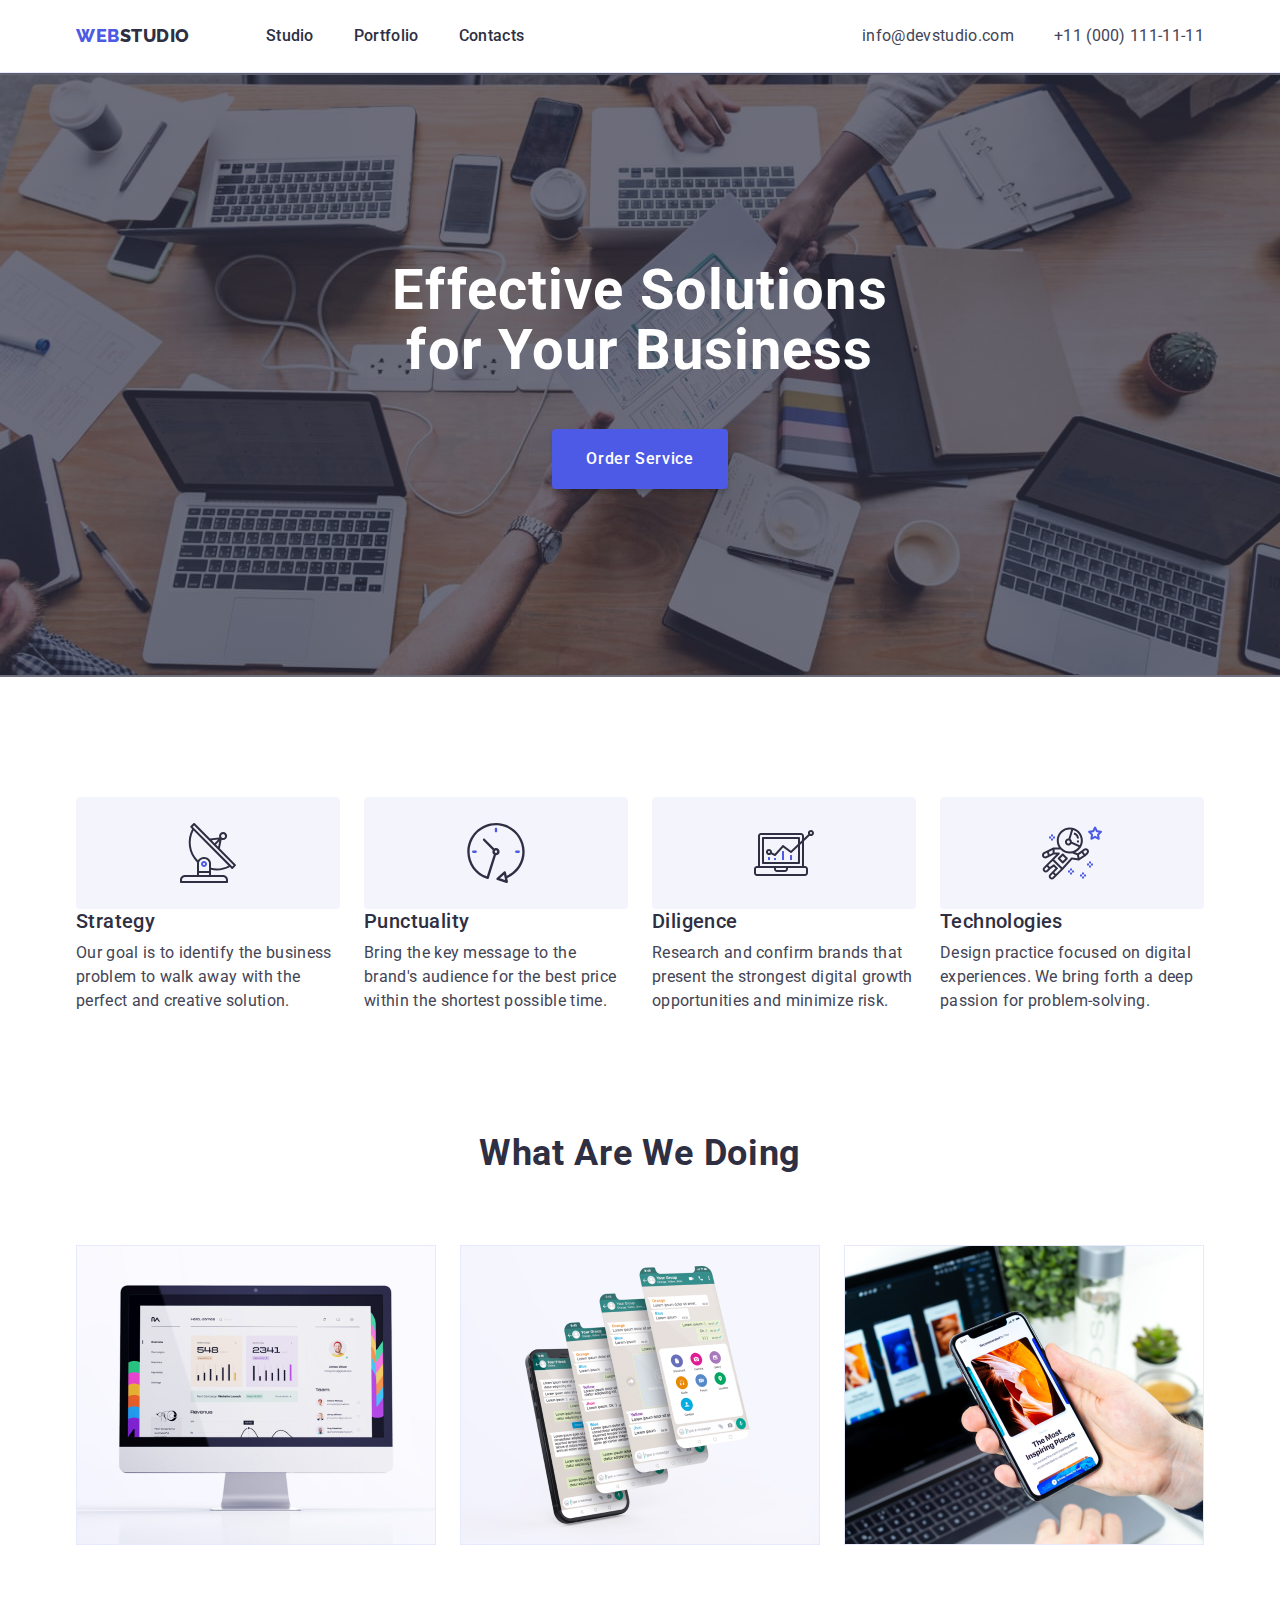
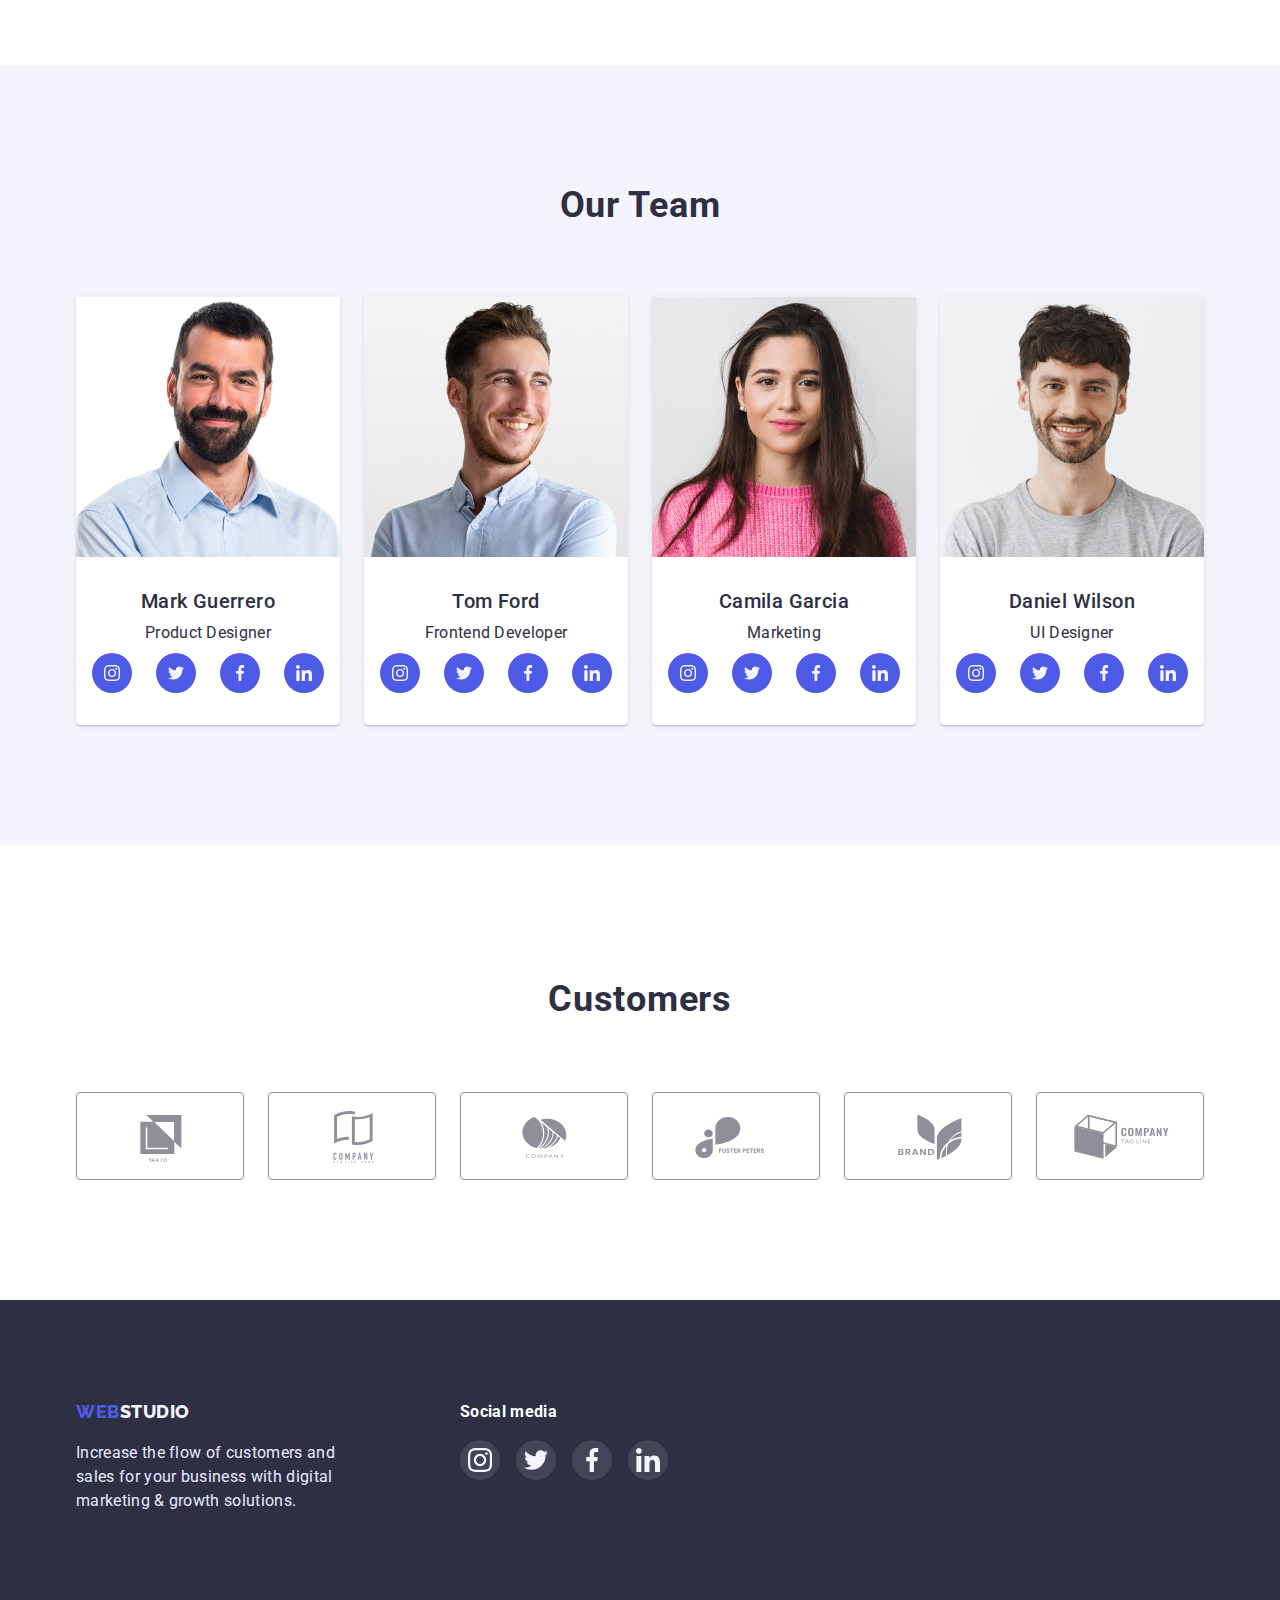
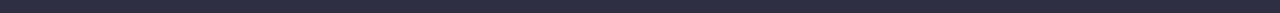
<file: index.html>
<!DOCTYPE html>
<html lang="en">

<head>
    <meta charset="UTF-8">
    <meta http-equiv="X-UA-Compatible" content="IE=edge">
    <meta name="viewport" content="width=device-width, initial-scale=1.0">
    <title>Document</title>

    <!--Fonts-->
    <link rel="preconnect" href="https://fonts.googleapis.com">
    <link rel="preconnect" href="https://fonts.gstatic.com" crossorigin>
    <link href="https://fonts.googleapis.com/css2?family=Raleway:wght@800&family=Roboto:wght@400;500;700&display=swap"
        rel="stylesheet">

    <!--styles-->
    <link rel="stylesheet"
        href="https://cdnjs.cloudflare.com/ajax/libs/modern-normalize/1.1.0/modern-normalize.min.css">
    <link rel="stylesheet" href="./css/stile.css">
</head>

<body>
    <header class="header">
        <div class="container main-div">
            <nav class="nav-link">
                <!--Шапка-->
                <a href="./index.html" class="logo-first">WEB<span class="logo-second">STUDIO</span></a>
                <ul class="link">
                    <li class="item"><a href="" class="test-link">Studio</a></li>
                    <li class="item"><a href="./portfolio.html" class="test-link">Portfolio</a></li>
                    <li class="item"><a href="" class="test-link">Contacts</a></li>
                </ul>
            </nav>

            <address class="address">
                <ul class="link-address">
                    <li class="item"><a href="mailto:info@devstudio.com" class="test-address">info@devstudio.com</a>
                    </li>
                    <li class="item"><a href="tel:+110001111111" class="test-address">+11 (000) 111-11-11</a></li>
                </ul>
        </div>
        </address>

    </header>


    <main>
        <!--загаловак-->
        <section class="section-hero">
            <div class="container">
                <h1 class="hero-tital">Effective Solutions <br> for Your Business</h1>
                <button class="button-light" type="button">Order Service</button>
            </div>
        </section>


        <!--инструкция-->
        <section class="section">
            <div class="container">
                <h2 class="visually-hidden">instruction</h2>
                <ul class="instruction">

                    <li class="link-instruction icon-Strategy">
                        <h3 class="section-header">Strategy</h3>
                        <p class="paragraph">Our goal is to identify the business
                            problem to walk away with the perfect and creative solution.</p>
                    </li>

                    <li class="link-instruction icon-Punctuality">
                        <h3 class="section-header">Punctuality</h3>
                        <p class="paragraph">Bring the key message to the brand's audience for the best price within
                            the shortest possible time.</p>
                    </li>

                    <li class="link-instruction icon-Diligence">
                        <h3 class="section-header">Diligence</h3>
                        <p class="paragraph">Research and confirm brands that present the strongest digital growth
                            opportunities and minimize
                            risk.</p>
                    </li>

                    <li class="link-instruction icon-Technologies">
                        <h3 class="section-header">Technologies</h3>
                        <p class="paragraph">Design practice focused on digital experiences.
                            We bring forth a deep passion for problem-solving.</p>
                    </li>
                </ul>
            </div>
        </section>


        <!--Техніка-->
        <section class="section-link">
            <div class="container">
                <h2 class="section-img">What Are We Doing</h2>
                <ul class="link-img">
                    <li class="img-link"><img src="./images/img1.jpg" alt="computer" width="360"></li>
                    <li class="img-link"><img src="./images/img2.jpg" alt="phon" width="360"></li>
                    <li class="img-link"><img src="./images/img3.jpg" alt="netbook" width="360"></li>
                </ul>
            </div>
        </section>

        <!--Співробітники-->
        <section class="employees">
            <div class="container">
                <h2 class="section-img">Our Team</h2>
                <ul class="section-li-li">

                    <li class="section-li">
                        <img src="./images/img4.jpg" alt="Mark" width="264">
                        <div class="work">
                            <h3 class="section-header-link">Mark Guerrero</h3>
                            <p class="paragraph-link">Product Designer</p>
                            <ul class="socials-list">
                                <li class="socials-item">
                                    <a class="socials-link" href="#">
                                        <svg class="socials-icon">
                                            <use href="./images/icons.svg#icon-instagram"></use>
                                        </svg>
                                    </a>
                                </li>

                                <li class="socials-item">
                                    <a class="socials-link" href="#">
                                        <svg class="socials-icon">
                                            <use href="./images/icons.svg#icon-twitter"></use>
                                        </svg>
                                    </a>
                                </li>

                                <li class="socials-item">
                                    <a class="socials-link" href="#">
                                        <svg class="socials-icon">
                                            <use href="./images/icons.svg#icon-facebook"></use>
                                        </svg>
                                    </a>
                                </li>

                                <li class="socials-item">
                                    <a class="socials-link" href="#">
                                        <svg class="socials-icon">
                                            <use href="./images/icons.svg#icon-linkedin"></use>
                                        </svg>
                                    </a>
                                </li>
                            </ul>
                        </div>


                    <li class="section-li">
                        <img src="./images/img5.jpg" alt="Tom" width="264">
                        <div class="work">
                            <h3 class="section-header-link">Tom Ford</h3>
                            <p class="paragraph-link">Frontend Developer</p>
                            <ul class="socials-list">
                                <li class="socials-item">
                                    <a class="socials-link" href="#">
                                        <svg class="socials-icon">
                                            <use href="./images/icons.svg#icon-instagram"></use>
                                        </svg>
                                    </a>
                                </li>

                                <li class="socials-item">
                                    <a class="socials-link" href="#">
                                        <svg class="socials-icon">
                                            <use href="./images/icons.svg#icon-twitter"></use>
                                        </svg>
                                    </a>
                                </li>

                                <li class="socials-item">
                                    <a class="socials-link" href="#">
                                        <svg class="socials-icon">
                                            <use href="./images/icons.svg#icon-facebook"></use>
                                        </svg>
                                    </a>
                                </li>

                                <li class="socials-item">
                                    <a class="socials-link" href="#">
                                        <svg class="socials-icon">
                                            <use href="./images/icons.svg#icon-linkedin"></use>
                                        </svg>
                                    </a>
                                </li>
                            </ul>
                        </div>

                    </li>
                    <li class="section-li">
                        <img src="./images/img6.jpg" alt="Camila" width="264">
                        <div class="work">
                            <h3 class="section-header-link">Camila Garcia</h3>
                            <p class="paragraph-link">Marketing</p>
                            <ul class="socials-list">
                                <li class="socials-item">
                                    <a class="socials-link" href="#">
                                        <svg class="socials-icon">
                                            <use href="./images/icons.svg#icon-instagram"></use>
                                        </svg>
                                    </a>
                                </li>

                                <li class="socials-item">
                                    <a class="socials-link" href="#">
                                        <svg class="socials-icon">
                                            <use href="./images/icons.svg#icon-twitter"></use>
                                        </svg>
                                    </a>
                                </li>

                                <li class="socials-item">
                                    <a class="socials-link" href="#">
                                        <svg class="socials-icon">
                                            <use href="./images/icons.svg#icon-facebook"></use>
                                        </svg>
                                    </a>
                                </li>

                                <li class="socials-item">
                                    <a class="socials-link" href="#">
                                        <svg class="socials-icon">
                                            <use href="./images/icons.svg#icon-linkedin"></use>
                                        </svg>
                                    </a>
                                </li>
                            </ul>
                        </div>


                    </li>
                    <li class="section-li">
                        <img src="./images/img7.jpg" alt="Daniel" width="264">
                        <div class="work">
                            <h3 class="section-header-link">Daniel Wilson</h3>
                            <p class="paragraph-link">UI Designer</p>
                            <ul class="socials-list">
                                <li class="socials-item">
                                    <a class="socials-link" href="#">
                                        <svg class="socials-icon">
                                            <use href="./images/icons.svg#icon-instagram"></use>
                                        </svg>
                                    </a>
                                </li>

                                <li class="socials-item">
                                    <a class="socials-link" href="#">
                                        <svg class="socials-icon">
                                            <use href="./images/icons.svg#icon-twitter"></use>
                                        </svg>
                                    </a>
                                </li>

                                <li class="socials-item">
                                    <a class="socials-link" href="#">
                                        <svg class="socials-icon">
                                            <use href="./images/icons.svg#icon-facebook"></use>
                                        </svg>
                                    </a>
                                </li>

                                <li class="socials-item">
                                    <a class="socials-link" href="#">
                                        <svg class="socials-icon">
                                            <use href="./images/icons.svg#icon-linkedin"></use>
                                        </svg>
                                    </a>
                                </li>
                            </ul>
                        </div>
                    </li>
                </ul>
            </div>
        </section>

        <!--клтенти-->
        <section class="section-customers">
            <div class="container">
                <h2 class="customers-titel">Customers</h2>
                <ul class="customers">
                    <li class="customers-link">
                        <a class="customers-item" href="#">
                            <svg class="customers-icons">
                                <use href="./images/icons.svg#icon-Logo1"></use>
                            </svg>
                        </a>
                    </li>

                    <li class="customers-link">
                        <a class="customers-item" href="#">
                            <svg class="customers-icons">
                                <use href="./images/icons.svg#icon-Logo2"></use>
                            </svg>
                        </a>
                    </li>
                    <li class="customers-link">
                        <a class="customers-item" href="#">
                            <svg class="customers-icons">
                                <use href="./images/icons.svg#icon-Logo3"></use>
                            </svg>
                        </a>
                    </li>

                    <li class="customers-link">
                        <a class="customers-item" href="#">
                            <svg class="customers-icons">
                                <use href="./images/icons.svg#icon-Logo4"></use>
                            </svg>
                        </a>
                    </li>

                    <li class="customers-link">
                        <a class="customers-item" href="#">
                            <svg class="customers-icons">
                                <use href="./images/icons.svg#icon-Logo5"></use>
                            </svg>
                        </a>
                    </li>

                    <li class="customers-link">
                        <a class="customers-item" href="#">
                            <svg class="customers-icons">
                                <use href="./images/icons.svg#icon-Logo6"></use>
                            </svg>
                        </a>
                    </li>
                </ul>
            </div>
        </section>

    </main>

    <!--Футер-->
    <footer class="footer">
        <div class="container">
            <div class="footer-container">
                <div class="page">
                    <a href="./index.html" class="logo-first">WEB<span class="logo-seconds">STUDIO</span></a>
                    <p class="paragraph-footer">Increase the flow of customers and
                        sales for your business with digital
                        marketing & growth solutions.</p>

                </div>

                <!--сылка-->
                <div class="media-tital">
                    <h3 class="media">Social media</h3>
                    <ul class="social-media">
                        <li class="media-item">
                            <a class="media-link" href="#">
                                <svg class="media-icon">
                                    <use href="./images/icons.svg#icon-instagram"></use>
                                </svg>
                            </a>
                        </li>
                        <li class="media-item">
                            <a class="media-link" href="#">
                                <svg class="media-icon">
                                    <use href="./images/icons.svg#icon-twitter"></use>
                                </svg>
                            </a>
                        </li>
                        <li class="media-item">
                            <a class="media-link" href="#">
                                <svg class="media-icon">
                                    <use href="./images/icons.svg#icon-facebook"></use>
                                </svg>
                            </a>
                        </li>
                        <li class="media-item">
                            <a class="media-link" href="#">
                                <svg class="media-icon">
                                    <use href="./images/icons.svg#icon-linkedin"></use>
                                </svg>
                            </a>
                        </li>
                    </ul>
                </div>
            </div>
        </div>
    </footer>
</body>

</html>
</file>
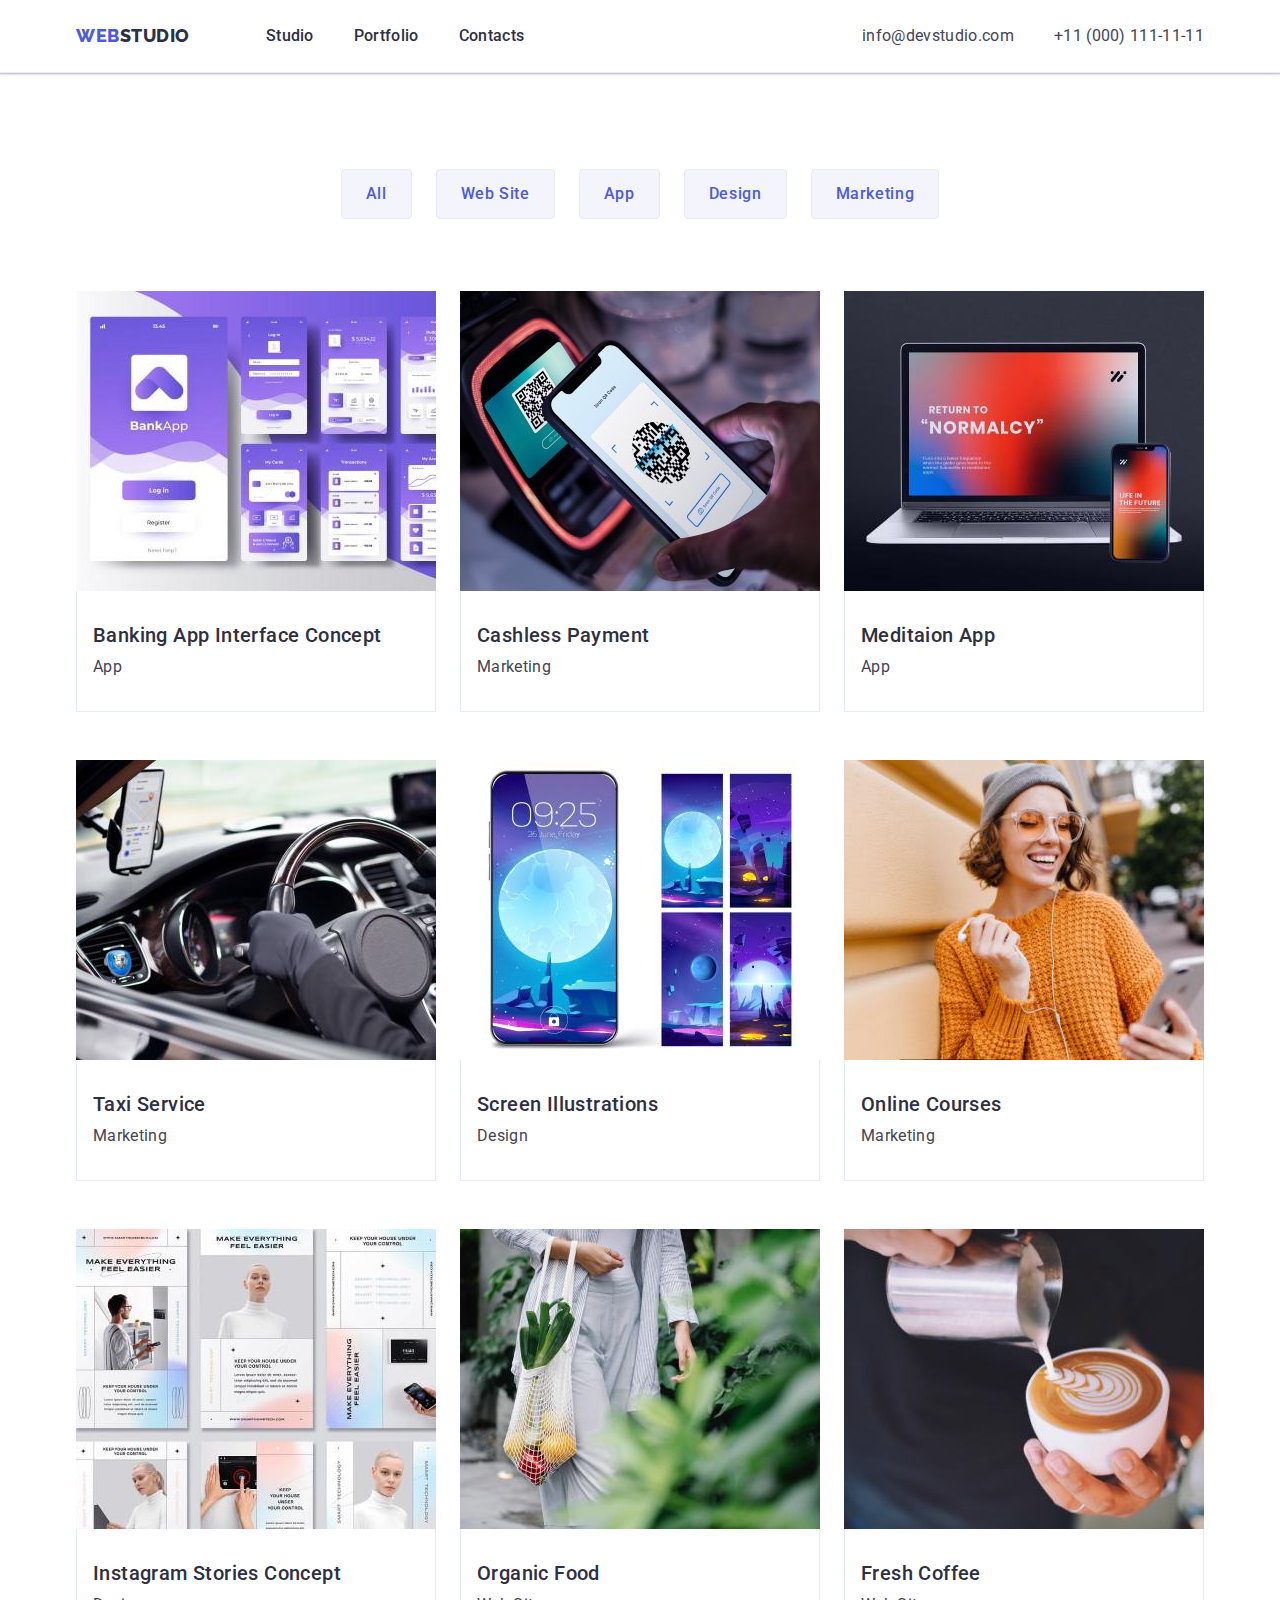
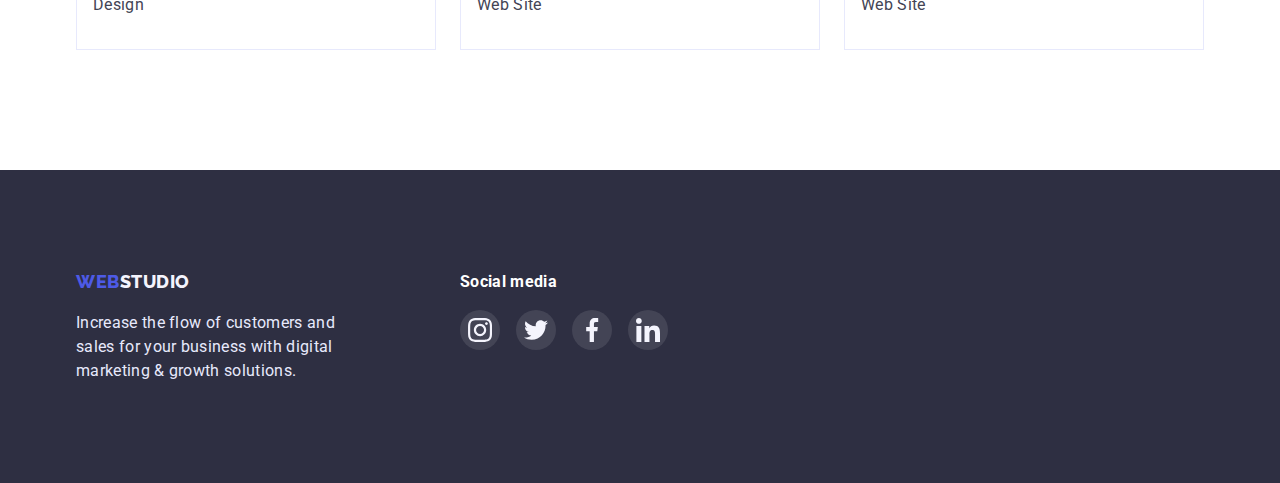
<file: portfolio.html>
<!DOCTYPE html>
<html lang="en">

<head>
    <meta charset="UTF-8">
    <meta http-equiv="X-UA-Compatible" content="IE=edge">
    <meta name="viewport" content="width=device-width, initial-scale=1.0">
    <title>Document</title>
    <!--Fonts-->
    <link rel="preconnect" href="https://fonts.googleapis.com">
    <link rel="preconnect" href="https://fonts.gstatic.com" crossorigin>
    <link href="https://fonts.googleapis.com/css2?family=Raleway:wght@800&family=Roboto:wght@400;500;700&display=swap"
        rel="stylesheet">
    <!--styles-->
    <link rel="stylesheet"
        href="https://cdnjs.cloudflare.com/ajax/libs/modern-normalize/1.1.0/modern-normalize.min.css">
    <link rel="stylesheet" href="./css/stile.css">
</head>

<body>
    <header class="header">
        <div class="container main-div">
            <nav class="nav-link">
                <!--Шапка-->

                <a href="./index.html" class="logo-first">WEB<span class="logo-second">STUDIO</span></a>
                <ul class="link">
                    <li class="item"><a href="" class="test-link">Studio</a></li>
                    <li class="item"><a href="" class="test-link">Portfolio</a></li>
                    <li class="item"><a href="" class="test-link">Contacts</a></li>
                </ul>
            </nav>

            <address class="address">
                <ul class="link-address">
                    <li class="item"><a href="mailto:info@devstudio.com" class="test-address">info@devstudio.com</a>
                    </li>
                    <li class="item"><a href="tel:+110001111111" class="test-address">+11 (000) 111-11-11</a></li>
                </ul>
            </address>
        </div>

    </header>

    <main>
        <!--загаловак-->
        <section class="section-portfolio">
            <div class="container">
                <h1 class="visually-hidden">portfolio</h1>
                <ul class="item-portfolio">
                    <li class="item-button"><button type="button" class="button-portfolio">All</button></li>
                    <li class="item-button"><button type="button" class="button-portfolio">Web Site</button></li>
                    <li class="item-button"><button type="button" class="button-portfolio">App</button></li>
                    <li class="item-button"><button type="button" class="button-portfolio">Design</button></li>
                    <li class="item-button"><button type="button" class="button-portfolio">Marketing</button></li>
                </ul>



                <ul class="box">

                    <li class="link-box"><a href="#" class="links-portfolio">
                            <img src="./images/img8.jpg" alt="Banking App Interface Concept" width="360" height="300">
                            <div class="link-box-portfolio">
                                <h3 class="section-header">Banking App Interface Concept</h3>
                                <p class="paragraph">App</p>
                            </div>
                        </a>
                    </li>


                    <li class="link-box"><a href="#" class="links-portfolio">
                            <img src="./images/img9.jpg" alt="Cashless Payment" width="360" height="300">
                            <div class="link-box-portfolio">
                                <h3 class="section-header">Cashless Payment</h3>
                                <p class="paragraph">Marketing</p>
                            </div>
                        </a>
                    </li>




                    <li class="link-box"><a href="#" class="links-portfolio">
                            <img src="./images/img10.jpg" alt="Meditaion App" width="360" height="300">
                            <div class="link-box-portfolio">
                                <h3 class="section-header">Meditaion App</h3>
                                <p class="paragraph">App</p>
                            </div>
                        </a>
                    </li>




                    <li class="link-box"><a href="#" class="links-portfolio">
                            <img src="./images/img11.jpg" alt="Taxi Service" width="360" height="300">
                            <div class="link-box-portfolio">
                                <h3 class="section-header">Taxi Service</h3>
                                <p class="paragraph">Marketing</p>
                            </div>
                        </a>
                    </li>




                    <li class="link-box"><a href="#" class="links-portfolio">
                            <img src="./images/img12.jpg" alt="Screen Illustrations" width="360" height="300">
                            <div class="link-box-portfolio">
                                <h3 class="section-header">Screen Illustrations</h3>
                                <p class="paragraph">Design</p>
                            </div>
                        </a>
                    </li>




                    <li class="link-box"><a href="#" class="links-portfolio">
                            <img src="./images/img13.jpg" alt="Online Courses" width="360" height="300">
                            <div class="link-box-portfolio">
                                <h3 class="section-header">Online Courses</h3>
                                <p class="paragraph">Marketing</p>
                            </div>
                        </a>
                    </li>



                    <li class="link-box"><a href="" class="links-portfolio">
                            <img src="./images/img14.jpg" alt="Instagram Stories Concept" width="360" height="300">
                            <div class="link-box-portfolio">
                                <h3 class="section-header">Instagram Stories Concept</h3>
                                <p class="paragraph">Design</p>
                            </div>
                        </a>
                    </li>



                    <li class="link-box"><a href="#" class="links-portfolio">
                            <img src="./images/img15.jpg" alt="Organic Food" width="360" height="300">
                            <div class="link-box-portfolio">
                                <h3 class="section-header">Organic Food</h3>
                                <p class="paragraph">Web Site</p>
                            </div>
                        </a>
                    </li>



                    <li class="link-box"><a href="#" class="links-portfolio">
                            <img src="./images/img16.jpg" alt="Fresh Coffee" width="360" height="300">
                            <div class="link-box-portfolio">
                                <h3 class="section-header">Fresh Coffee</h3>
                                <p class="paragraph">Web Site</p>
                            </div>
                        </a>
                    </li>

                </ul>
            </div>
        </section>
    </main>

    <!--Футер-->
    <footer class="footer">
        <div class="container">
            <div class="footer-container">
                <div class="page">
                    <a href="./index.html" class="logo-first">WEB<span class="logo-seconds">STUDIO</span></a>
                    <p class="paragraph-footer">Increase the flow of customers and
                        sales for your business with digital
                        marketing & growth solutions.</p>

                </div>

                <!--сылка-->
                <div class="media-tital">
                    <h3 class="media">Social media</h3>
                    <ul class="social-media">
                        <li class="media-item">
                            <a class="media-link" href="#">
                                <svg class="media-icon">
                                    <use href="./images/icons.svg#icon-instagram"></use>
                                </svg>
                            </a>
                        </li>
                        <li class="media-item">
                            <a class="media-link" href="#">
                                <svg class="media-icon">
                                    <use href="./images/icons.svg#icon-twitter"></use>
                                </svg>
                            </a>
                        </li>
                        <li class="media-item">
                            <a class="media-link" href="#">
                                <svg class="media-icon">
                                    <use href="./images/icons.svg#icon-facebook"></use>
                                </svg>
                            </a>
                        </li>
                        <li class="media-item">
                            <a class="media-link" href="#">
                                <svg class="media-icon">
                                    <use href="./images/icons.svg#icon-linkedin"></use>
                                </svg>
                            </a>
                        </li>
                    </ul>
                </div>
            </div>
        </div>
    </footer>
</body>

</html>
</file>
<file: css/stile.css>
:root {
     --color-brand: #2E2F42;
     --color-primary: #4D5AE5;
     --colol-secondary: #434455;
     --color-main: #FFFFFF;
     --color-footer: #E7E9FC;
     --color-hover: #404BBF;
 }

 body {
     background: var(--color-main);
     color: var(--color-brand);
     font-family: 'Roboto';
 }

 ul {
     list-style-type: none;
     padding: 0;
     margin: 0;
 }

 img {
     display: block;
     max-width: 100%;
     height: auto;
     object-fit: cover;
 }

 /* шапка */

 .header {
     border-bottom: 1px solid #E7E9FC;
     box-shadow:
         0px 2px 1px rgba(46, 47, 66, 0.08),
         0px 1px 1px rgba(46, 47, 66, 0.16),
         0px 1px 6px rgba(46, 47, 66, 0.08);
 }

 .nav-link {
     display: flex;
     align-items: center;
 }

 .container {
     max-width: 1158px;
     width: 100%;
     margin-left: auto;
     margin-right: auto;
     padding-left: 15px;
     padding-right: 15px;
 }

 .main-div {
     display: flex;
     align-items: center;
 }


 .logo-first {
     color: var(--color-primary);
     font-family: 'Raleway', sans-serif;
     font-weight: 800;
     text-decoration: none;
     font-size: 18px;
     line-height: 1.333;
     letter-spacing: 0.03em;
     padding: 0px;
 }

 .logo-second {
     font-family: 'Raleway', sans-serif;
     color: var(--color-brand);
     letter-spacing: 0.03em;
     padding: 0px;
 }

 .link {
     text-decoration: none;
     color: var(--color-brand);
     display: flex;
     margin-left: 76px;
 }

 .test-link:hover,
 .test-link:focus {
     color: var(--color-hover);
 }

 .test-link {
     font-style: normal;
     font-weight: 500;
     text-decoration: none;
     font-size: 16px;
     line-height: 1.5;
     color: var(--color-brand);
     letter-spacing: 0.02em;

     padding-top: 24px;
     padding-bottom: 24px;
     display: block;
 }

 .link .item+.item {
     margin-left: 40px;
 }

 .nav-link {
     display: flex;
     align-items: center;
     flex-grow: 1;
 }

 .address {
     color: var(--colol-secondary);
     margin-left: auto;
 }

 .link-address {
     display: flex;
     margin-left: auto;
 }

 .link-address .item+.item {
     margin-left: 40px;
 }


 .test-address {
     font-style: normal;
     font-weight: 400;
     font-size: 16px;
     line-height: 1.5;
     letter-spacing: 0.02em;
     color: var(--colol-secondary);
     text-decoration: none;

     padding-top: 24px;
     padding-bottom: 24px;
     display: block;
 }


 .test-address:hover,
 .test-address:focus {
     color: var(--color-hover);
 }

 /* загаловак */

 .section-hero {
     background-image: linear-gradient(0deg,
             rgba(46, 47, 66, 0.7),
             rgba(46, 47, 66, 0.7)),
         url('../images/people-office.jpg');
     text-align: center;
     background-position: center;

     background-repeat: no-repeat;
     max-width: 1440px;
     margin: 0 auto;
     padding-top: 188px;
     padding-bottom: 188px;
 }

 .hero-tital {
     color: var(--color-main);

     font-weight: 700;
     text-align: center;
     font-size: 56px;
     line-height: 1.071;
     letter-spacing: 0.02em;
     margin-bottom: 48px;
     margin-top: 0px;
 }

 .button-light {
     background: var(--color-primary);
     box-shadow: 0px 4px 4px rgba(0, 0, 0, 0.15);
     border-radius: 4px;
     color: var(--color-main);
     font-style: normal;
     font-weight: 500;
     text-align: center;
     font-size: 16px;
     line-height: 1.5;
     font-family: 'Roboto';
     letter-spacing: 0.04em;
     border-color: transparent;
     padding: 16px 32px;
 }


 .button-light:hover,
 .button-light:focus {
     text-align: center;
     background: var(--color-hover);
     cursor: pointer;
 }


 /* инструкция */

 .section {
     padding-top: 120px;
     padding-bottom: 120px;
 }


 .paragraph {
     text-decoration: none;
     color: var(--colol-secondary);
     font-size: 16px;
     line-height: 1.5;
     letter-spacing: 0.02em;
     margin-top: 0;
     margin-bottom: 0;
 }

 .instruction {
     display: flex;
 }

 .instruction .link-instruction+.link-instruction {
     margin-left: 24px;
 }


 .link-instruction {
     flex-basis: calc((100% - 72px)/4);
 }



 .link-instruction::before {
     content: "";
     border-radius: 4px;
     background: #F4F4FD;
     display: block;
     height: 112px;
     background-repeat: no-repeat;
     background-position: center;
     background-size: 59.72px;
 }

 .icon-Strategy::before {
     background-image: url(../images/antenna.svg);
 }

 .icon-Punctuality::before {
     background-image: url(../images/clock.svg);
 }

 .icon-Diligence::before {
     background-image: url(../images/diagram.svg);
 }

 .icon-Technologies::before {
     background-image: url(../images/astronaut.svg);
 }





 /* Техніка */


 .section-link {
     padding-top: 0;
     padding-bottom: 120px;
 }

 .section-img {
     color: var(--color-brand);
     font-weight: 700;
     text-align: center;
     font-size: 36px;
     line-height: 1.111;
     letter-spacing: 0.02em;
     margin-top: 0;
     margin-bottom: 72px;
 }

 .link-img {
     display: flex;

 }

 .link-img .img-link+.img-link {
     margin-left: 24px;

 }


 /* Співробітники */

 .employees {
     background: #F4F4FD;
     padding-top: 120px;
     padding-bottom: 120px;
 }

 .section-li-li {
     display: flex;
     flex-wrap: wrap;
 }

 .section-li {
     background: var(--color-main);
     box-shadow:
         0px 1px 6px rgba(46, 47, 66, 0.08),
         0px 1px 1px rgba(46, 47, 66, 0.16),
         0px 2px 1px rgba(46, 47, 66, 0.08);
     border-radius: 0px 0px 4px 4px;
 }

 .section-li-li .section-li+.section-li {
     margin-left: 24px;
 }

 .section-header-link {
     text-align: center;
     font-family: 'Roboto';
     font-style: normal;
     font-weight: 500;
     font-size: 20px;
     line-height: 1.2;
     text-align: center;
     letter-spacing: 0.02em;

     margin-top: 0;
     margin-bottom: 8px;
 }

 .work {
     padding-top: 32px;
     padding-bottom: 32px;
 }

 .paragraph-link {
     text-align: center;
     font-family: 'Roboto';
     font-style: normal;
     font-weight: 400;
     font-size: 16px;
     line-height: 1.5;
     text-align: center;
     letter-spacing: 0.02em;
     margin-top: 8px;
     margin-bottom: 8px;
 }




 /* сайти */
 .socials-icon {
     width: 16px;
     height: 16px;


 }

 .socials-list {
     display: flex;
     gap: 24px;
     justify-content: center;

 }

 .socials-link {
     display: flex;
     align-items: center;
     justify-content: center;
     width: 100%;
     height: 100%;
     border-radius: 50%;
     background: var(--color-primary);
     fill: #F4F4FD;
 }

 .socials-item {
     width: 40px;
     height: 40px;
 }

 .socials-link:hover,
 .socials-link:focus {
     background-color: var(--color-hover);
 }



 /* клиенти */

 .customers-titel {
     font-size: 36px;
     line-height: 1.11;
     letter-spacing: 0.02em;
     text-transform: capitalize;
     color: var(--color-brand);
     text-align: center;
     justify-content: center;
     align-items: center;
     font-family: 'Roboto';
     font-style: normal;
     font-weight: 700;
     margin-top: 0;
     margin-bottom: 72px;
 }

 .section-customers {
     padding-top: 135px;
     padding-bottom: 120px;
 }

 .customers {
     list-style: none;
     align-items: center;
     justify-content: center;
     flex-direction: row;
     gap: 24px;
     display: flex;


 }

 .customers-link {
     height: 88px;
     width: 168px;
 }

 .customers-item {
     display: flex;
     align-items: center;
     justify-content: center;
     width: 100%;
     height: 100%;
     border: 1px solid #8E8F99;
     border-radius: 4px;
     fill: #8E8F99;
 }

 .customers-icons {
     height: 56px;
     width: 104px;
 }


 .customers-item:hover,
 .customers-item:focus {
     fill: var(--color-hover);
     border-color: var(--color-hover);
 }





 /* Футер */




 .footer {
     background: var(--color-brand);
     font-family: 'Roboto';
     font-style: normal;
     font-weight: 400;
     font-size: 16px;
     line-height: 1.5;
     letter-spacing: 0.02em;

     padding-top: 100px;
     padding-bottom: 100px;
 }

 .logo-seconds {
     color: #F4F4FD;
 }

 .paragraph-footer {
     color: #E7E9FC;
     font-size: 16px;
     line-height: 1.5;
     letter-spacing: 0.02em;

     margin-top: 16px;
     margin-bottom: 0;
     width: 264px;
     height: 72px;
 }

 /* сылка */



 .media {

     height: 24px;
     font-size: 16px;
     line-height: 1.5;
     letter-spacing: 0.02em;
     color: var(--color-main);
     margin-top: 0;
     margin-bottom: 16px;

     justify-content: center;
     align-items: center;

 }



 .media-tital {
     width: 208px;
     height: 80px;
     margin-left: 120px;

 }

 .media-item {
     width: 40px;
     height: 40px;

     max-width: 100%;
     align-items: center;
     justify-content: center;

 }


 .media-link {
     display: flex;
     align-items: center;
     justify-content: center;
     width: 100%;
     height: 100%;
     border-radius: 50%;
     background: rgba(255, 255, 255, 0.1);
     fill: #F4F4FD;
 }

 .media-icon {
     width: 24px;
     height: 24px;
 }

 .media-link:hover,
 .media-link:focus {
     background-color: #31D0AA;

 }

 .social-media .media-item+.media-item {
     margin-left: 16px;
 }


 .footer-container {
     display: flex;
 }

 .social-media {
     justify-content: center;
     display: flex;

 }




 /* портфолія */

 /* загаловак */

 .section-portfolio {
     box-sizing: border-box;
     border-radius: 4px;
     text-decoration: none;
     padding-top: 96px;
     padding-bottom: 120px;
 }

 .item-portfolio {
     display: flex;
     justify-content: center;
     margin-top: 0;
     margin-bottom: 72px;

 }


 .item-portfolio .item-button+.item-button {
     margin-left: 24px;
 }

 .button-portfolio {

     background: #F4F4FD;
     border: 1px solid #E7E9FC;
     border-radius: 4px;
     font-family: 'Roboto';
     font-style: normal;
     font-weight: 500;
     font-size: 16px;
     line-height: 1.5;


     text-align: center;
     letter-spacing: 0.04em;
     color: var(--color-primary);
     cursor: pointer;
     text-decoration: none;

     padding: 12px 24px 12px 24px;

 }




 .button-portfolio:hover,
 .button-portfolio:focus {
     color: var(--color-main);
     background-color: var(--color-primary);
     border-color: transparent;
     box-shadow:
         0px 3px 1px rgba(0, 0, 0, 0.1),
         0px 2px 1px rgba(0, 0, 0, 0.08),
         0px 2px 2px rgba(0, 0, 0, 0.12);
 }

 .box {
     display: flex;
     flex-wrap: wrap;
     gap: 48px 24px;

 }



 .links-portfolio:hover,
 .links-portfolio:focus {
     box-shadow:
         0px 1px 6px rgba(46, 47, 66, 0.08),
         0px 1px 1px rgba(46, 47, 66, 0.16),
         0px 2px 1px rgba(46, 47, 66, 0.08);

 }


 .link-box-portfolio {

     padding-top: 32px;
     padding-bottom: 32px;
     padding-left: 16px;
     padding-right: 16px;
     border: 1px solid #E7E9FC;
     border-top: none;

 }


 .section-header {
     color: var(--color-brand);
     font-weight: 500;
     font-size: 20px;
     line-height: 1.2;
     letter-spacing: 0.02em;
     margin-top: 0;
     margin-bottom: 8px;
 }

 .links-portfolio {
     cursor: pointer;
     text-decoration: none;
     color: currentColor;
     display: block;
 }



 .visually-hidden {
     position: absolute;
     white-space: nowrap;
     width: 1px;
     height: 1px;
     overflow: hidden;
     border: 0;
     padding: 0;
     clip: rect(0 0 0 0);
     clip-path: inset(50%);
     margin: -1px;
 }
</file>
